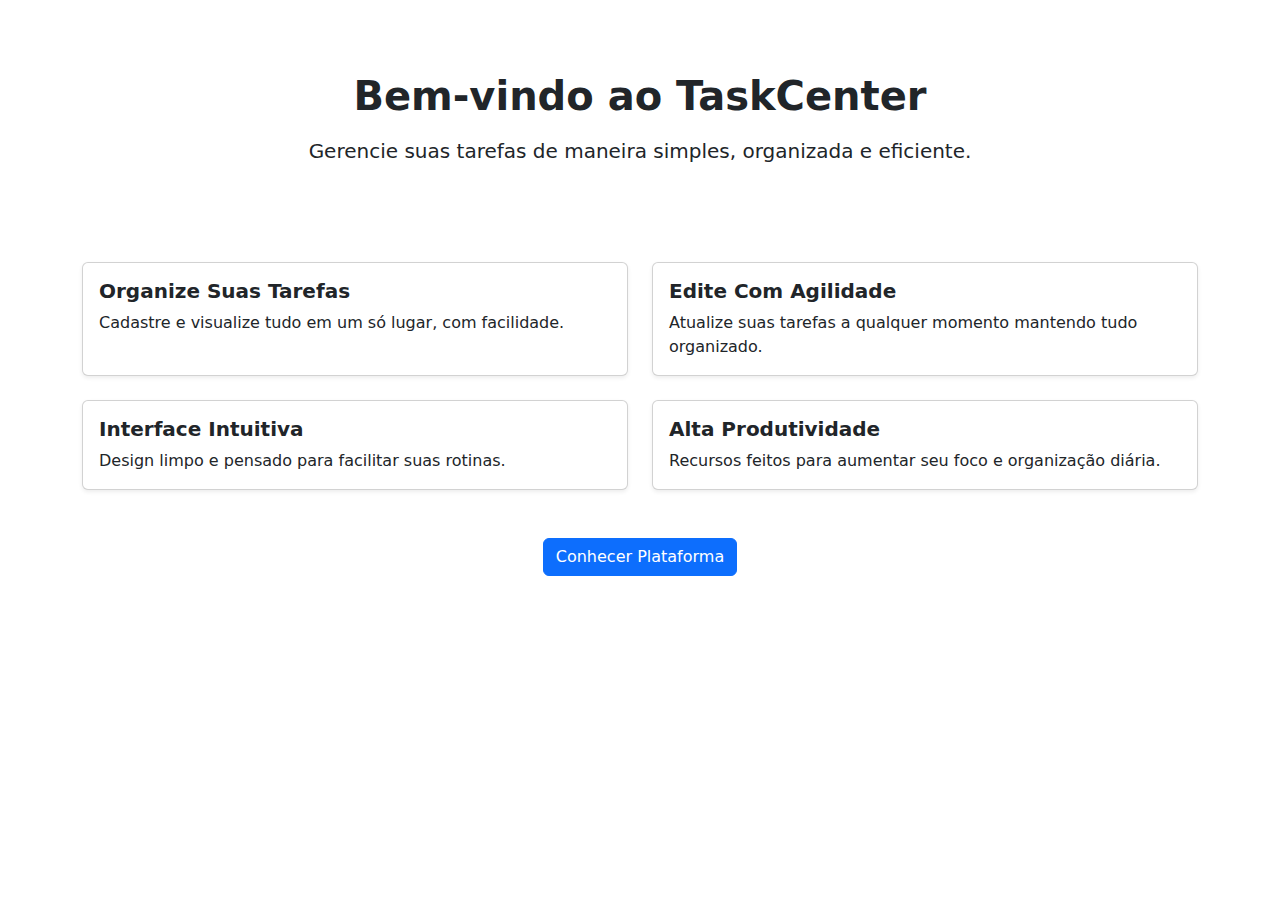
<file: index.html>
<!doctype html>
<html lang="pt-br">
<head>
  <meta charset="utf-8">
  <meta name="viewport" content="width=device-width, initial-scale=1">
  <title>TaskCenter - Início</title>

  <link rel="stylesheet" href="style.css">
  <link href="https://cdn.jsdelivr.net/npm/bootstrap@5.3.8/dist/css/bootstrap.min.css" rel="stylesheet">

</head>
<body>

  <div class="container text-center py-5 mt-4">
    <h1 class="fw-bold mb-3">Bem-vindo ao TaskCenter</h1>
    <p class="lead mb-4">Gerencie suas tarefas de maneira simples, organizada e eficiente.</p>
  </div>

  <div class="container my-4">
    <div class="row g-4">

      <div class="col-md-6">
        <div class="card shadow-sm h-100">
          <div class="card-body">
            <h5 class="card-title fw-bold">Organize Suas Tarefas</h5>
            <p class="card-text">Cadastre e visualize tudo em um só lugar, com facilidade.</p>
          </div>
        </div>
      </div>

      <div class="col-md-6">
        <div class="card shadow-sm h-100">
          <div class="card-body">
            <h5 class="card-title fw-bold">Edite Com Agilidade</h5>
            <p class="card-text">Atualize suas tarefas a qualquer momento mantendo tudo organizado.</p>
          </div>
        </div>
      </div>

      <div class="col-md-6">
        <div class="card shadow-sm h-100">
          <div class="card-body">
            <h5 class="card-title fw-bold">Interface Intuitiva</h5>
            <p class="card-text">Design limpo e pensado para facilitar suas rotinas.</p>
          </div>
        </div>
      </div>

      <div class="col-md-6">
        <div class="card shadow-sm h-100">
          <div class="card-body">
            <h5 class="card-title fw-bold">Alta Produtividade</h5>
            <p class="card-text">Recursos feitos para aumentar seu foco e organização diária.</p>
          </div>
        </div>
      </div>

    </div>

    <div class="text-center my-5">
      <a href="home.html" class="btn btn-primary">Conhecer Plataforma</a>
    </div>

  </div>

  <script src="https://cdn.jsdelivr.net/npm/bootstrap@5.3.8/dist/js/bootstrap.bundle.min.js"></script>
</body>
</html>
</file>
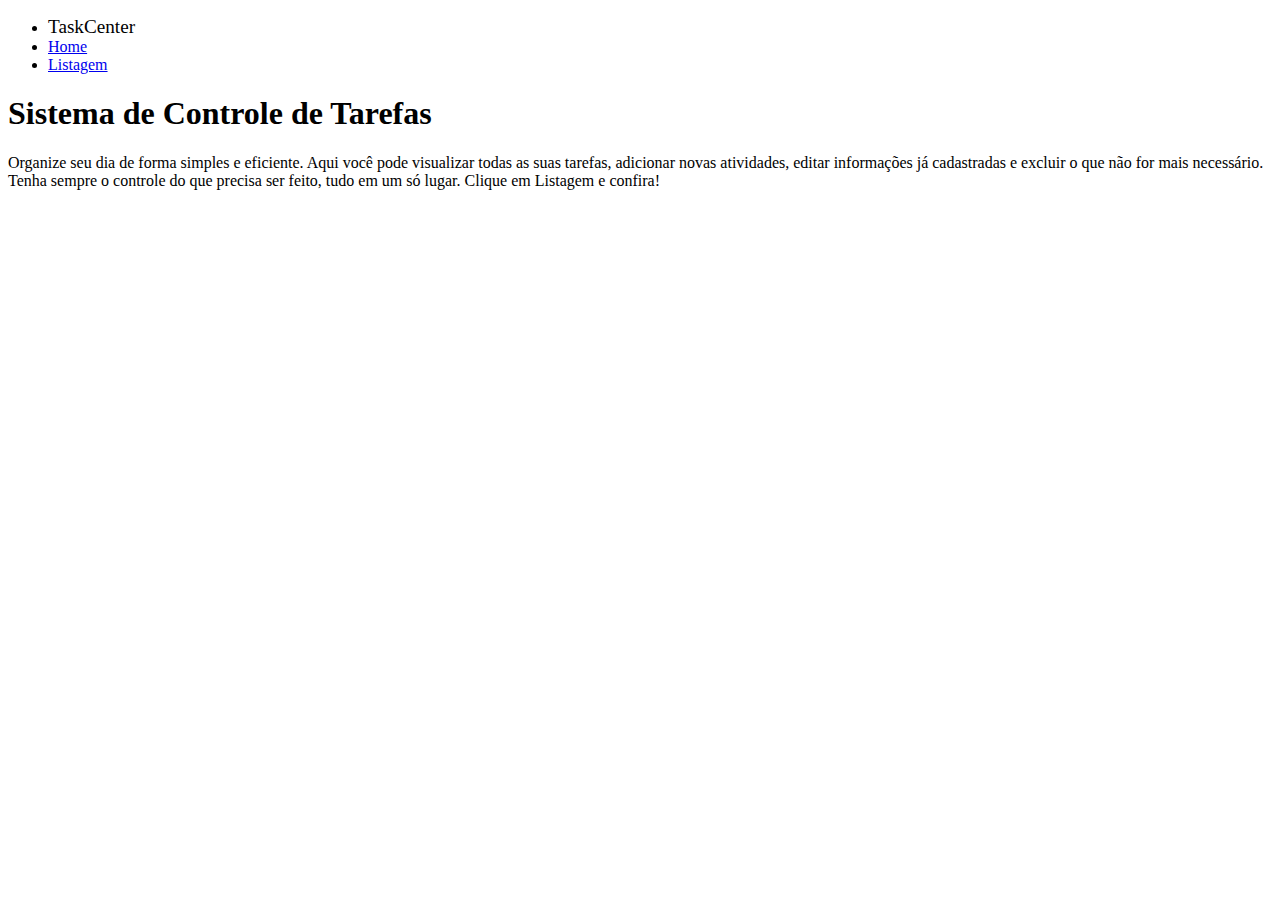
<file: home.html>
<!doctype html>
<html lang="pt-br">
  <head>
    <meta charset="utf-8">
    <meta name="viewport" content="width=device-width, initial-scale=1">
    <title>Listagem</title>
    <link href="https://cdn.jsdelivr.net/npm/bootstrap@5.3.8/dist/css/bootstrap.min.css" rel="stylesheet" integrity="sha384-sRIl4kxILFvY47J16cr9ZwB07vP4J8+LH7qKQnuqkuIAvNWLzeN8tE5YBujZqJLB" crossorigin="anonymous">
  </head>
  <body>
    <ul class="nav nav-tabs justify-content-start">

      <li class="nav-item">
        <span class="nav-link fw-bold text-primary pe-4" style="font-size: 1.2rem;">
          TaskCenter
        </span>
      </li>
      
      <li class="nav-item">
        <a class="nav-link active" aria-current="page" href="home.html">Home</a>
      </li>
      <li class="nav-item">
        <a class="nav-link " href="listagem.html">Listagem</a>
      </li>
    </ul>

    <div class="container mt-5 rounded shadow">
      <div class="row text-center">
        <div class="col-12">
          <h1>Sistema de Controle de Tarefas</h1>
        </div>
      </div>
      <div class="row text-center">
        <div class="col-12">
          <p class="fs-4 text-">Organize seu dia de forma simples e eficiente. Aqui você pode visualizar todas as suas tarefas, adicionar novas atividades, editar informações já cadastradas e excluir o que não for mais necessário. Tenha sempre o controle do que precisa ser feito, tudo em um só lugar. Clique em Listagem e confira!</p>
        </div>
      </div>
    </div>
    
    <script src="https://cdn.jsdelivr.net/npm/bootstrap@5.3.8/dist/js/bootstrap.bundle.min.js" integrity="sha384-FKyoEForCGlyvwx9Hj09JcYn3nv7wiPVlz7YYwJrWVcXK/BmnVDxM+D2scQbITxI" crossorigin="anonymous"></script>
  </body>
</html>
</file>
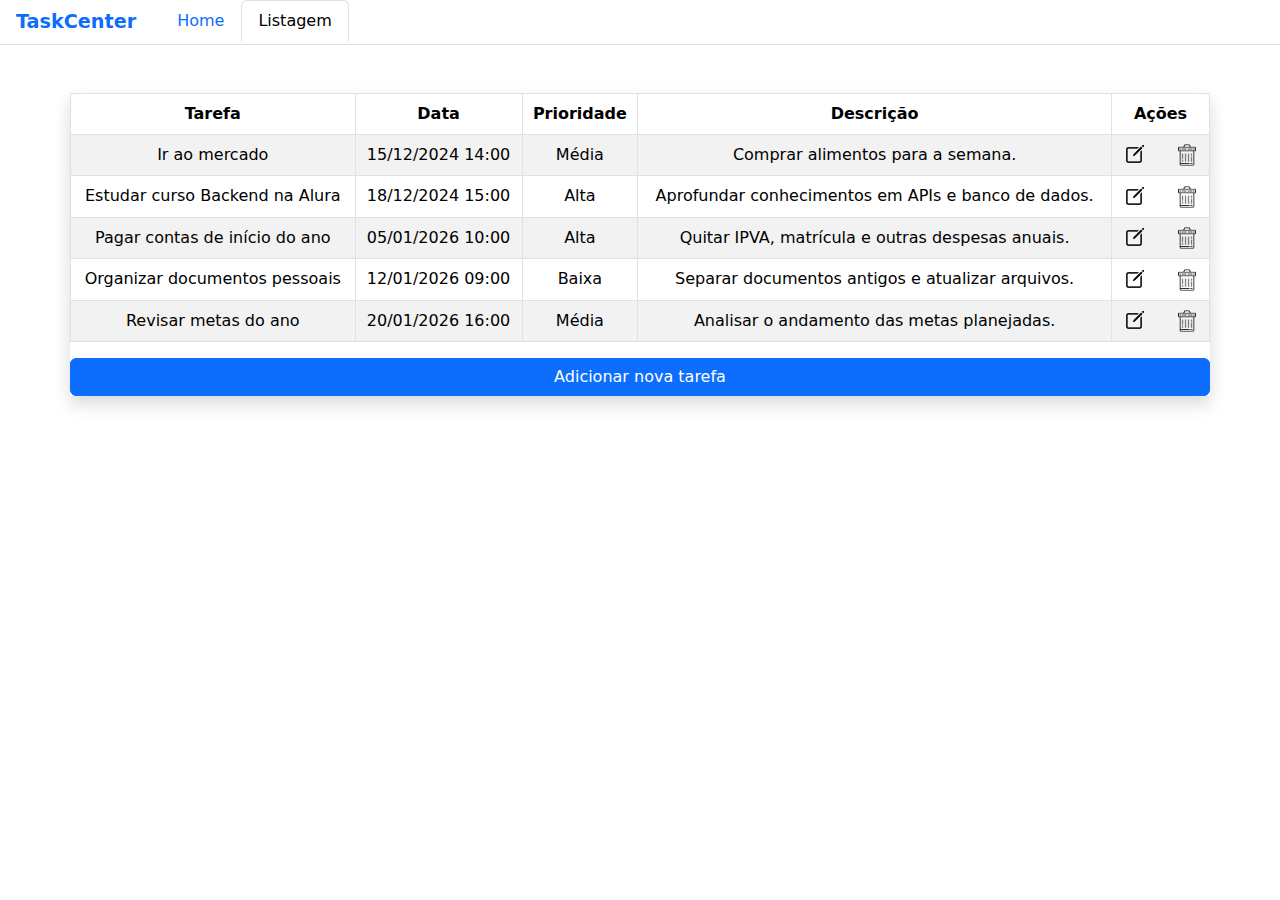
<file: listagem.html>
<!doctype html>
<html lang="pt-br">
  <head>
    <meta charset="utf-8">
    <meta name="viewport" content="width=device-width, initial-scale=1">
    <title>Listagem</title>
    <link href="https://cdn.jsdelivr.net/npm/bootstrap@5.3.8/dist/css/bootstrap.min.css" rel="stylesheet">
  </head>
  <body>
    <ul class="nav nav-tabs justify-content-start">
        <li class="nav-item">
            <span class="nav-link fw-bold text-primary border-0 pe-4" style="font-size: 1.2rem;">TaskCenter</span>
        </li>
        <li class="nav-item"><a class="nav-link" href="home.html">Home</a></li>
        <li class="nav-item"><a class="nav-link active" aria-current="page" href="listagem.html">Listagem</a></li>
    </ul>

    <div class="container mt-5 shadow">
        <div class="row">
            <table class="table table-striped table-bordered rounded">
                <thead class="text-center">
                    <tr>
                        <th>Tarefa</th>
                        <th>Data</th>
                        <th>Prioridade</th>
                        <th>Descrição</th>
                        <th>Ações</th>
                    </tr>
                </thead>
                <tbody>
                    <tr class="text-center" id="row-1">
                        <td id="task-row-1">Ir ao mercado</td>
                        <td id="date-row-1">15/12/2024 14:00</td>
                        <td id="priority-row-1">Média</td>
                        <td id="desc-row-1">Comprar alimentos para a semana.</td>
                        <td>
                            <img src="img/editar.png" width="24" class="me-4" style="cursor: pointer;" onclick="editarLinha(this)">
                            <img src="img/icons8-delete-64.png" width="24" style="cursor: pointer;" data-bs-toggle="modal" data-bs-target="#exampleModal">
                        </td>
                    </tr>

                    <tr class="text-center" id="row-2">
                        <td id="task-row-2">Estudar curso Backend na Alura</td>
                        <td id="date-row-2">18/12/2024 15:00</td>
                        <td id="priority-row-2">Alta</td>
                        <td id="desc-row-2">Aprofundar conhecimentos em APIs e banco de dados.</td>
                        <td>
                            <img src="img/editar.png" width="24" class="me-4" style="cursor: pointer;" onclick="editarLinha(this)">
                            <img src="img/icons8-delete-64.png" width="24" style="cursor: pointer;" data-bs-toggle="modal" data-bs-target="#exampleModal">
                        </td>
                    </tr>

                    <tr class="text-center" id="row-3">
                        <td id="task-row-3">Pagar contas de início do ano</td>
                        <td id="date-row-3">05/01/2026 10:00</td>
                        <td id="priority-row-3">Alta</td>
                        <td id="desc-row-3">Quitar IPVA, matrícula e outras despesas anuais.</td>
                        <td>
                            <img src="img/editar.png" width="24" class="me-4" style="cursor: pointer;" onclick="editarLinha(this)">
                            <img src="img/icons8-delete-64.png" width="24" style="cursor: pointer;" data-bs-toggle="modal" data-bs-target="#exampleModal">
                        </td>
                    </tr>

                    <tr class="text-center" id="row-4">
                        <td id="task-row-4">Organizar documentos pessoais</td>
                        <td id="date-row-4">12/01/2026 09:00</td>
                        <td id="priority-row-4">Baixa</td>
                        <td id="desc-row-4">Separar documentos antigos e atualizar arquivos.</td>
                        <td>
                            <img src="img/editar.png" width="24" class="me-4" style="cursor: pointer;" onclick="editarLinha(this)">
                            <img src="img/icons8-delete-64.png" width="24" style="cursor: pointer;" data-bs-toggle="modal" data-bs-target="#exampleModal">
                        </td>
                    </tr>

                    <tr class="text-center" id="row-5">
                        <td id="task-row-5">Revisar metas do ano</td>
                        <td id="date-row-5">20/01/2026 16:00</td>
                        <td id="priority-row-5">Média</td>
                        <td id="desc-row-5">Analisar o andamento das metas planejadas.</td>
                        <td>
                            <img src="img/editar.png" width="24" class="me-4" style="cursor: pointer;" onclick="editarLinha(this)">
                            <img src="img/icons8-delete-64.png" width="24" style="cursor: pointer;" data-bs-toggle="modal" data-bs-target="#exampleModal">
                        </td>
                    </tr>
                </tbody>
            </table>

            <div class="modal fade" id="exampleModal" tabindex="-1">
                <div class="modal-dialog">
                    <div class="modal-content">
                        <div class="modal-header">
                            <h1 class="modal-title fs-5">Exclusão</h1>
                            <button type="button" class="btn-close" data-bs-dismiss="modal"></button>
                        </div>
                        <div class="modal-body">Deseja realmente excluir essa tarefa?</div>
                        <div class="modal-footer">
                            <button type="button" class="btn btn-danger" data-bs-dismiss="modal">Excluir</button>
                            <button type="button" class="btn btn-primary" data-bs-dismiss="modal">Cancelar</button>
                        </div>
                    </div>
                </div>
            </div>
        </div>

        <div class="row">
            <a class="btn btn-primary" href="novoRegisto.html">Adicionar nova tarefa</a>
        </div>
    </div>

<script>
function editarLinha(elemento) {
    const tr = elemento.closest("tr");
    const rowId = tr.id;

    const nome = tr.querySelector("td:nth-child(1)").innerText;
    const data = tr.querySelector("td:nth-child(2)").innerText;
    const prioridade = tr.querySelector("td:nth-child(3)").innerText;
    const descricao = tr.querySelector("td:nth-child(4)").innerText;

    const [dataBr, hora] = data.split(" ");
    const [dia, mes, ano] = dataBr.split("/");
    const dataISO = `${ano}-${mes}-${dia}T${hora}`;

    const url =
        `telaEdicao.html?row=${rowId}` +
        `&nome=${encodeURIComponent(nome)}` +
        `&data=${encodeURIComponent(dataISO)}` +
        `&prioridade=${encodeURIComponent(prioridade)}` +
        `&descricao=${encodeURIComponent(descricao)}`;

    window.location.href = url;
}
</script>

<script src="https://cdn.jsdelivr.net/npm/bootstrap@5.3.8/dist/js/bootstrap.bundle.min.js"></script>
  </body>
</html>
</file>
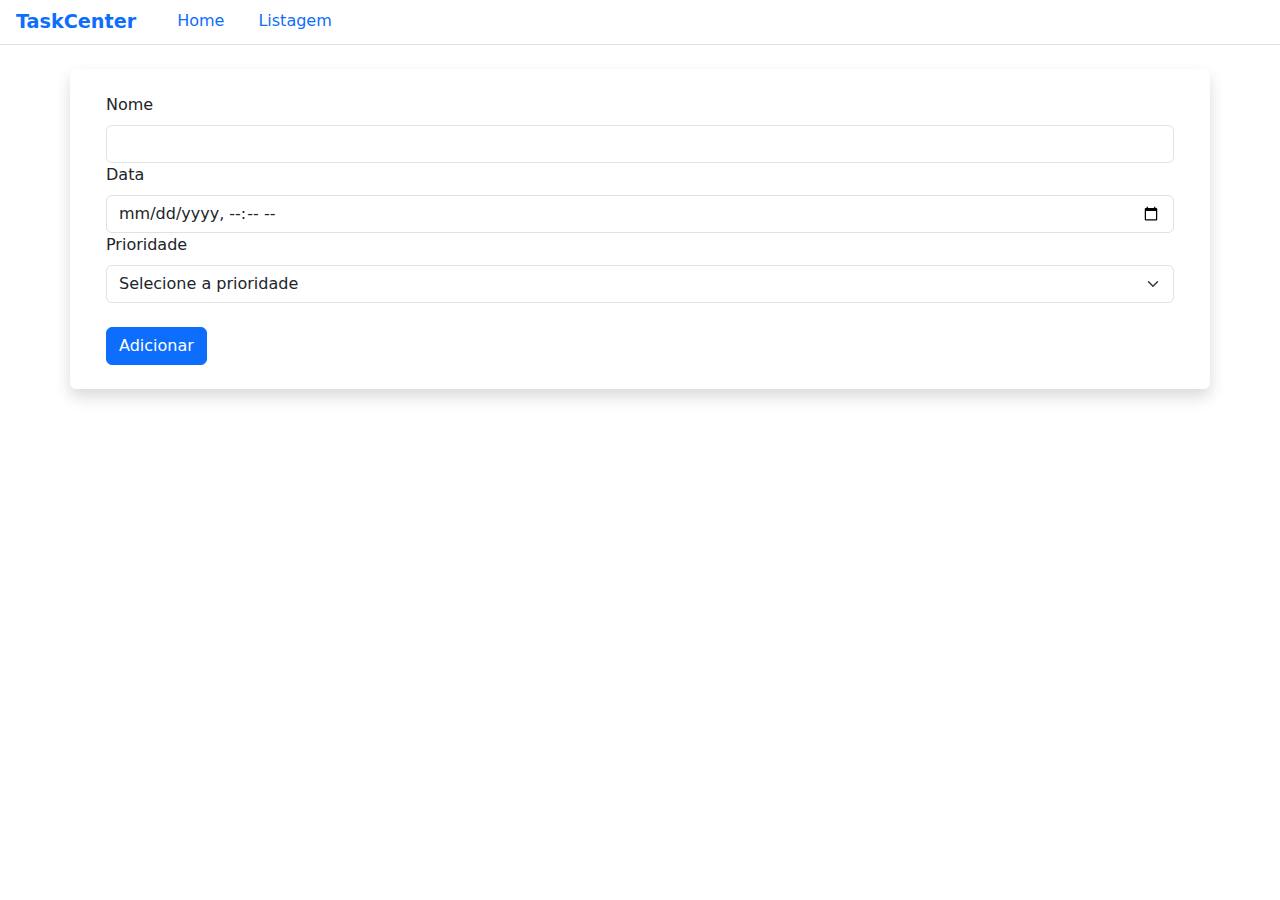
<file: novoRegisto.html>
<!doctype html>
<html lang="pt-br">
  <head>
    <meta charset="utf-8">
    <meta name="viewport" content="width=device-width, initial-scale=1">
    <title>Listagem</title>
    <link href="https://cdn.jsdelivr.net/npm/bootstrap@5.3.8/dist/css/bootstrap.min.css" rel="stylesheet">
  </head>
  <body>

    <ul class="nav nav-tabs justify-content-start">
      <li class="nav-item">
        <span class="nav-link fw-bold text-primary border-0 pe-4" style="font-size: 1.2rem;">
          TaskCenter
        </span>
      </li>
      <li class="nav-item">
        <a class="nav-link" href="index.html">Home</a>
      </li>
      <li class="nav-item">
        <a class="nav-link" href="listagem.html">Listagem</a>
      </li>
    </ul>

    <div class="container mt-4 rounded shadow">
      <div class="row p-4">
        <div class="col-12">

          <form id="formTarefa">
            <label for="inputNome" class="form-label">Nome</label>
            <input class="form-control" type="text" id="inputNome" required>

            <label for="inputData" class="form-label">Data</label>
            <input class="form-control" type="datetime-local" id="inputData" required>

            <label for="inputPrioridade" class="form-label">Prioridade</label>
            <select class="form-select" id="inputPrioridade" required>
              <option value="" disabled selected>Selecione a prioridade</option>
              <option value="Baixa">Baixa</option>
              <option value="Média">Média</option>
              <option value="Alta">Alta</option>
            </select>
          </form>

        </div>

        <div class="col-12 mt-4">
          <button id="btnAdicionar" class="btn btn-primary me-4" type="button">
            Adicionar
          </button>
        </div>
      </div>
    </div>

    <div class="modal fade" id="exampleModal" tabindex="-1">
      <div class="modal-dialog">
        <div class="modal-content">

          <div class="modal-header">
            <h1 class="modal-title fs-5">Sucesso!</h1>
            <button type="button" class="btn-close" data-bs-dismiss="modal"></button>
          </div>

          <div class="modal-body">
            Tarefa adicionada com sucesso.
          </div>

          <div class="modal-footer">
            <button type="button" class="btn btn-secondary" data-bs-dismiss="modal">Fechar</button>
          </div>

        </div>
      </div>
    </div>

    <script src="https://cdn.jsdelivr.net/npm/bootstrap@5.3.8/dist/js/bootstrap.bundle.min.js"></script>

    <script>
      const form = document.getElementById("formTarefa");
      const btnAdicionar = document.getElementById("btnAdicionar");
      const modalElement = document.getElementById('exampleModal');
      const modal = new bootstrap.Modal(modalElement);

      btnAdicionar.addEventListener("click", function () {
        if (form.checkValidity()) {
          modal.show();
        } else {
          form.reportValidity();
        }
      });

      modalElement.addEventListener("hidden.bs.modal", function () {
        window.location.href = "listagem.html";
      });
    </script>

  </body>
</html>
</file>
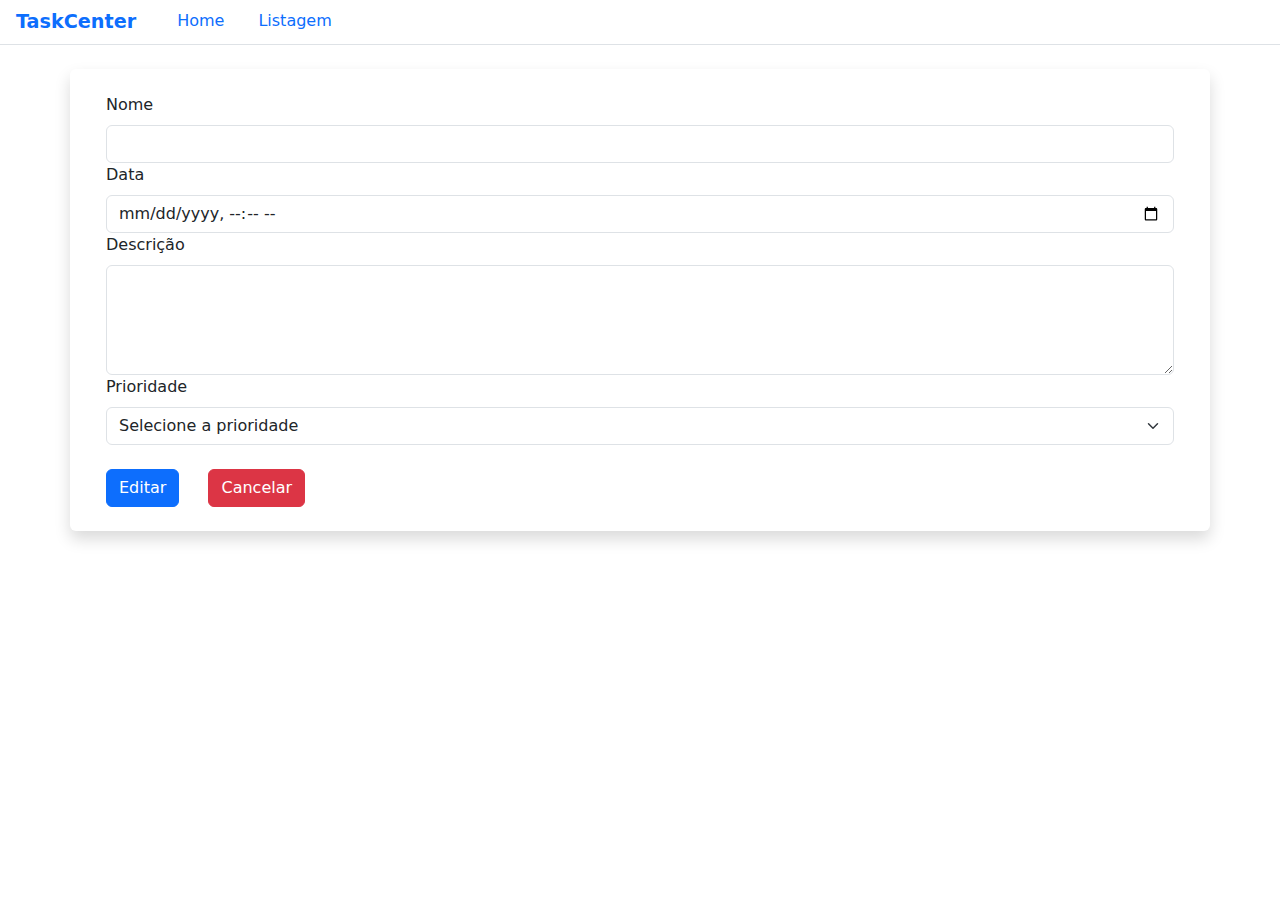
<file: telaEdicao.html>
<!doctype html>
<html lang="pt-br">
  <head>
    <meta charset="utf-8">
    <meta name="viewport" content="width=device-width, initial-scale=1">
    <title>Editar Tarefa</title>
    <link href="https://cdn.jsdelivr.net/npm/bootstrap@5.3.8/dist/css/bootstrap.min.css" rel="stylesheet">
  </head>
  <body>

    <ul class="nav nav-tabs justify-content-start">
      <li class="nav-item">
        <span class="nav-link fw-bold text-primary border-0 pe-4" style="font-size: 1.2rem;">TaskCenter</span>
      </li>
      <li class="nav-item"><a class="nav-link" href="home.html">Home</a></li>
      <li class="nav-item"><a class="nav-link" href="listagem.html">Listagem</a></li>
    </ul>

    <div class="container mt-4 rounded shadow">
        <div class="row p-4">
            <div class="col-12">
                <form action="listagem.html">
                    <label for="inputNome" class="form-label">Nome</label>
                    <input class="form-control" type="text" id="inputNome" name="nome">

                    <label for="inputData" class="form-label">Data</label>
                    <input class="form-control" type="datetime-local" id="inputData" name="data">

                    <label for="inputDescricao" class="form-label">Descrição</label>
                    <textarea class="form-control" id="inputDescricao" name="descricao" rows="4"></textarea>

                    <label for="inputPrioridade" class="form-label">Prioridade</label>
                    <select class="form-select" id="inputPrioridade" name="prioridade">
                        <option value="" disabled selected>Selecione a prioridade</option>
                        <option value="Baixa">Baixa</option>
                        <option value="Média">Média</option>
                        <option value="Alta">Alta</option>
                    </select>

                    <div class="col-12 mt-4">
                        <button class="btn btn-primary me-4" type="submit">Editar</button>
                        <a href="listagem.html" class="btn btn-danger">Cancelar</a>
                    </div>
                </form>
            </div>
        </div>
    </div>

    <script>
        const params = new URLSearchParams(window.location.search);

        if(params.has("nome"))
            document.getElementById("inputNome").value = params.get("nome");

        if(params.has("data"))
            document.getElementById("inputData").value = params.get("data");

        if(params.has("prioridade"))
            document.getElementById("inputPrioridade").value = params.get("prioridade");

        if(params.has("descricao"))
            document.getElementById("inputDescricao").value = params.get("descricao");
    </script>

    <script src="https://cdn.jsdelivr.net/npm/bootstrap@5.3.8/dist/js/bootstrap.bundle.min.js"></script>
  </body>
</html>
</file>
<file: style.css>
body {
    background-color: #f5f5f5;
}
.btn-main {
    background-color: #0d6efd;
    color: #fff;
    padding: 12px 28px;
    font-size: 1.1rem;
    border-radius: 8px;
}
.btn-main:hover {
    background-color: #0b5ed7;
    color: #fff;
}
</file>
